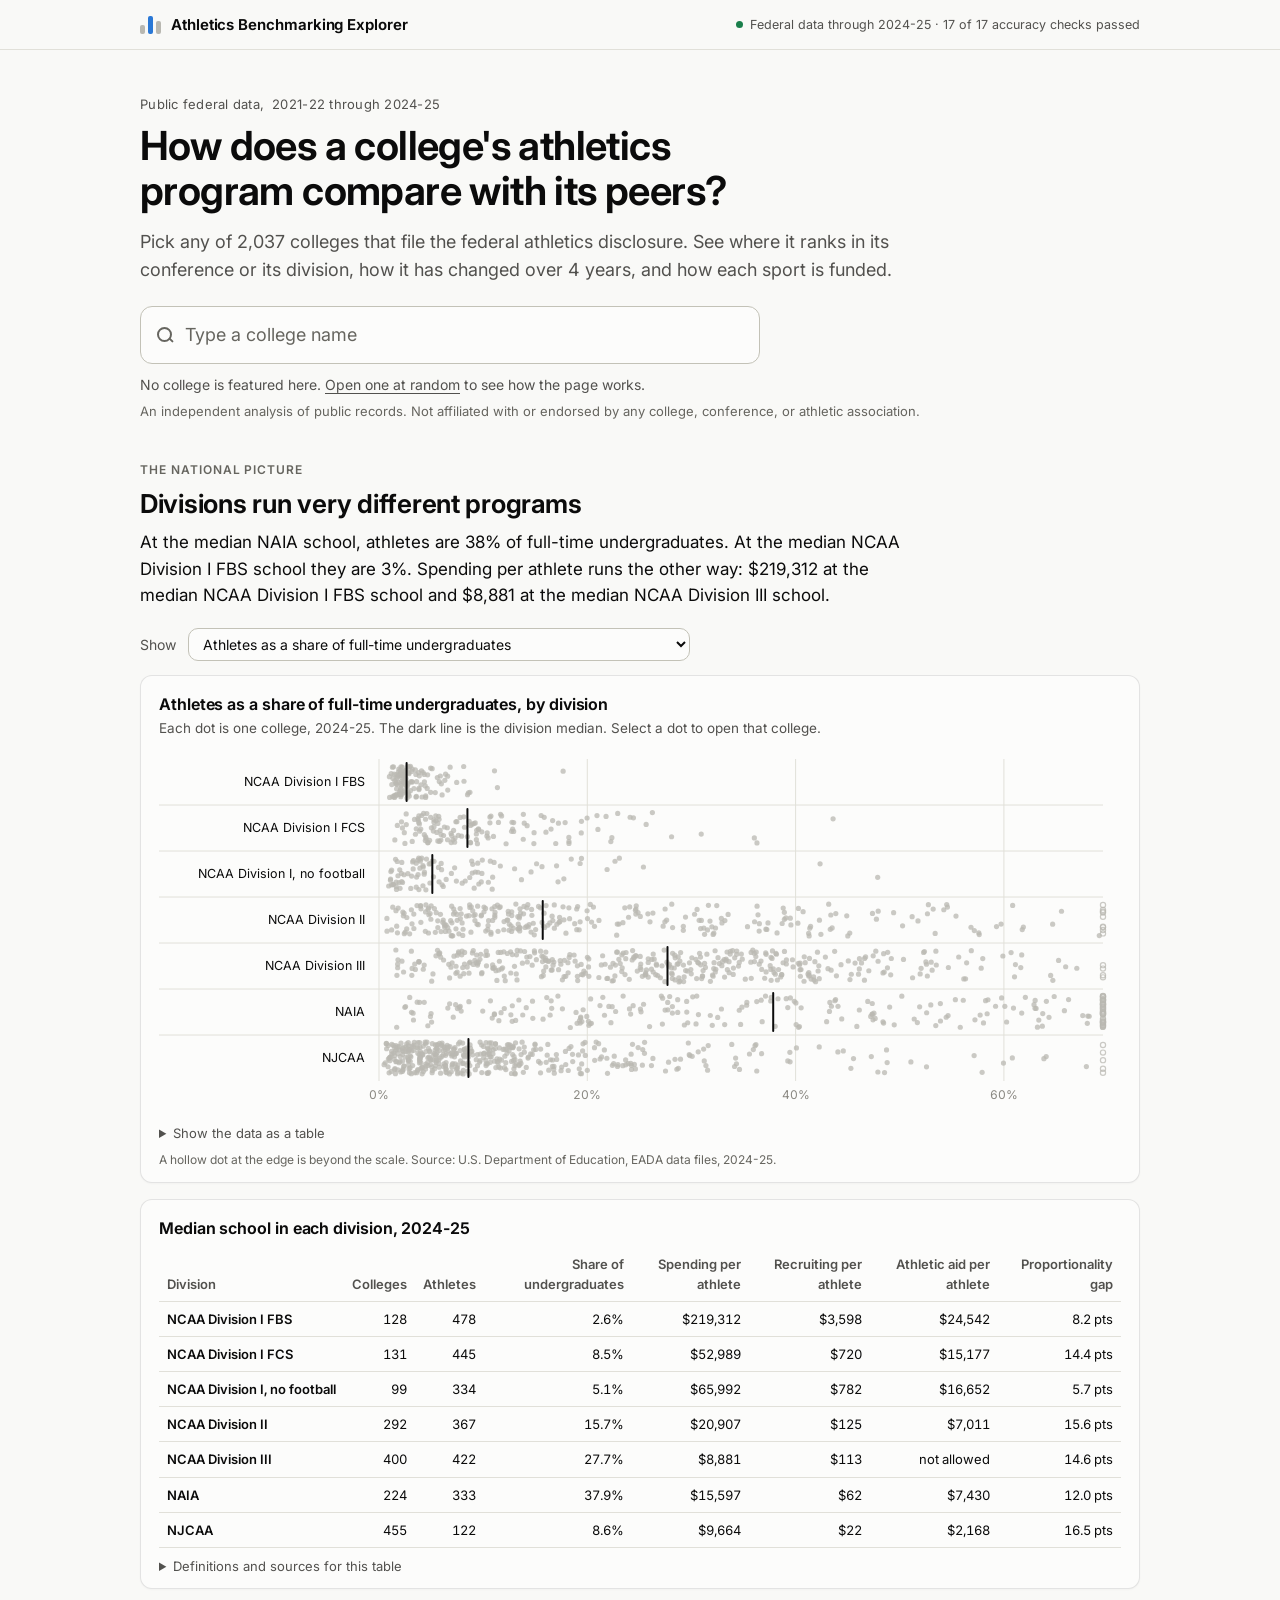
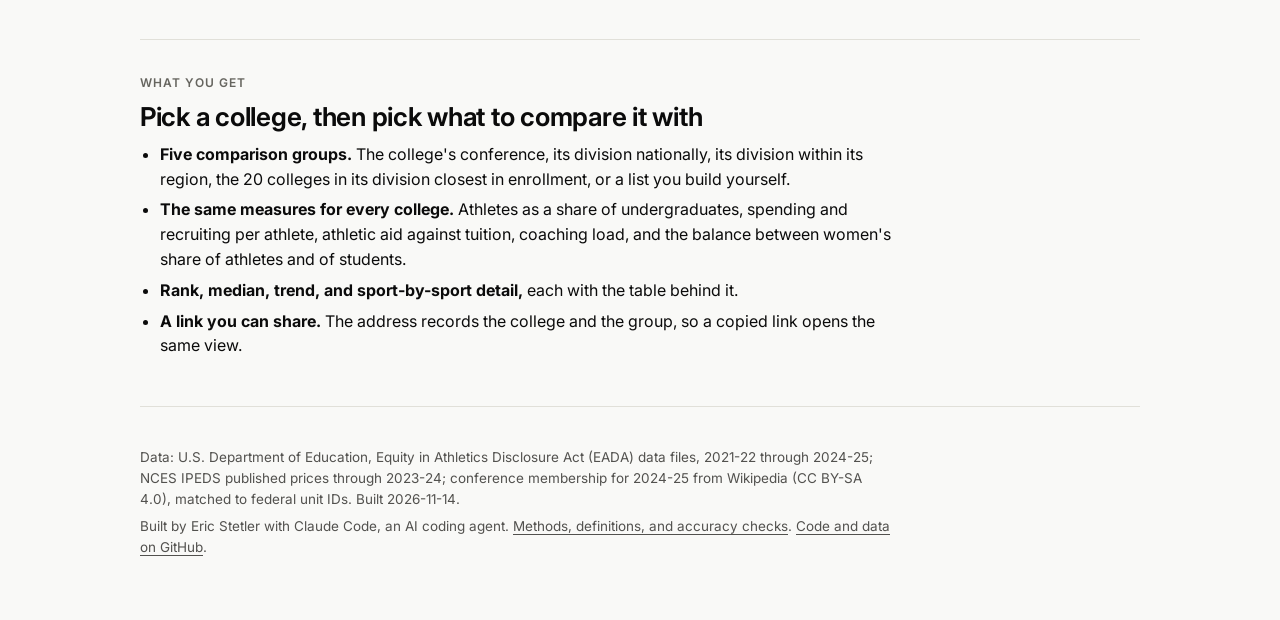
<file: docs/index.html>
<!doctype html>
<html lang="en">
<head>
<meta charset="utf-8">
<meta name="viewport" content="width=device-width, initial-scale=1">
<title>Athletics Benchmarking Explorer</title>
<meta name="description" content="Pick any U.S. college and see how its athletics program compares with its conference, its division, or a group you choose. Built from public federal data.">
<link rel="preconnect" href="https://fonts.googleapis.com">
<link rel="preconnect" href="https://fonts.gstatic.com" crossorigin>
<link rel="stylesheet" href="https://fonts.googleapis.com/css2?family=Inter:wght@400..700&display=swap">
<link rel="stylesheet" href="css/style.css">
</head>
<body>
<div class="mast">
  <div class="wrap mast-in">
    <a class="brand" href="index.html"><span class="mark" aria-hidden="true"><i></i><i></i><i></i></span><span>Athletics Benchmarking Explorer</span></a>
    <a class="vintage" id="vintage" href="methods.html#checks"></a>
  </div>
</div>

<div class="bar" id="bar" hidden>
  <div class="wrap">
    <div class="bar-row">
      <div>
        <label class="ctl-label" for="find-bar">College</label>
        <div class="finder"><input id="find-bar" type="text" aria-label="Find a college" role="combobox" aria-expanded="false" aria-controls="find-bar-list" aria-autocomplete="list" autocomplete="off" spellcheck="false" placeholder="Find a college"><ul class="results" id="find-bar-list" role="listbox" hidden></ul></div>
      </div>
      <div>
        <label class="ctl-label" for="group">Compared with</label>
        <select class="ctl" id="group" aria-label="Compared with"></select>
      </div>
    </div>
    <nav class="tabs" id="tabs" aria-label="Sections of this page">
      <a href="#summary">Summary</a>
      <a href="#standing">Standing</a>
      <a href="#group-sec">The group</a>
      <a href="#trend">Trend</a>
      <a href="#sports">Sports</a>
      <a href="#gender">Gender equity</a>
      <a href="#limits">Limits</a>
      <a class="aside" href="methods.html">Methods and checks</a>
    </nav>
  </div>
</div>

<div class="wrap">

<!-- ================= No college picked: the picker and the national picture ================= -->
<div id="home">
  <header class="hero">
    <p class="eyebrow">Public federal data, <span id="home-years"></span></p>
    <h1>How does a college's athletics program compare with its peers?</h1>
    <p class="deck" id="home-deck"></p>
    <div class="finder big"><input id="find-home" type="text" role="combobox" aria-expanded="false" aria-controls="find-home-list" aria-autocomplete="list" autocomplete="off" spellcheck="false" placeholder="Type a college name" aria-label="Find a college"><ul class="results" id="find-home-list" role="listbox" hidden></ul></div>
    <p class="or">No college is featured here. <button class="link" id="random" type="button">Open one at random</button> to see how the page works.</p>
    <p class="disclaimer">An independent analysis of public records. Not affiliated with or endorsed by any college, conference, or athletic association.</p>
  </header>

  <section id="national">
    <p class="kicker">The national picture</p>
    <h2>Divisions run very different programs</h2>
    <p class="finding" id="national-finding"></p>
    <div class="inline-ctl"><label for="national-measure">Show</label><select class="ctl" id="national-measure"></select></div>
    <div id="national-chart"></div>
    <div class="card"><h3>Median school in each division, <span id="national-year"></span></h3>
      <div class="table-scroll"><table class="glance" id="national-table"></table></div>
      <details class="fine"><summary>Definitions and sources for this table</summary><p id="national-source"></p></details>
    </div>
  </section>

  <section id="what">
    <p class="kicker">What you get</p>
    <h2>Pick a college, then pick what to compare it with</h2>
    <ul class="plain">
      <li><strong>Five comparison groups.</strong> The college's conference, its division nationally, its division within its region, the 20 colleges in its division closest in enrollment, or a list you build yourself.</li>
      <li><strong>The same measures for every college.</strong> Athletes as a share of undergraduates, spending and recruiting per athlete, athletic aid against tuition, coaching load, and the balance between women's share of athletes and of students.</li>
      <li><strong>Rank, median, trend, and sport-by-sport detail,</strong> each with the table behind it.</li>
      <li><strong>A link you can share.</strong> The address records the college and the group, so a copied link opens the same view.</li>
    </ul>
  </section>
</div>

<!-- ================= A college is picked ================= -->
<div id="school" hidden>
  <header class="top">
    <p class="eyebrow" id="s-eyebrow"></p>
    <h1 id="s-name"></h1>
    <p class="deck" id="s-deck"></p>
    <p class="disclaimer">An independent analysis of public records. Not affiliated with or endorsed by any college, conference, or athletic association. <button class="link" id="clear" type="button">Start over</button></p>
    <div class="flag" id="s-flag" hidden><strong>Read with care.</strong><span id="s-flag-text"></span></div>
    <div class="custom" id="custom" hidden>
      <p>Build your own comparison group. Add colleges one at a time; the list is saved in the page address.</p>
      <div class="finder"><input id="find-peer" type="text" role="combobox" aria-expanded="false" aria-controls="find-peer-list" aria-autocomplete="list" autocomplete="off" spellcheck="false" placeholder="Add a college to the group" aria-label="Add a college to the group"><ul class="results" id="find-peer-list" role="listbox" hidden></ul></div>
      <ul class="chips" id="chips"></ul>
    </div>
  </header>

  <section id="summary">
    <p class="kicker">Summary</p>
    <div class="tiles" id="tiles"></div>
    <p class="tiles-note" id="tiles-note"></p>
    <h2 class="minor">Key findings</h2>
    <ol class="kf" id="kf"></ol>
  </section>

  <section id="standing">
    <p class="kicker">Standing</p>
    <h2 id="standing-title"></h2>
    <p class="finding" id="standing-finding"></p>
    <div class="card"><div class="table-scroll"><table class="standing" id="standing-table"></table></div>
      <details class="fine"><summary>How to read this table</summary><p id="standing-source"></p></details>
    </div>
  </section>

  <section id="group-sec">
    <p class="kicker">The group</p>
    <h2 id="group-title"></h2>
    <p class="finding" id="group-finding"></p>
    <div class="inline-ctl"><label for="measure">Measure</label><select class="ctl" id="measure"></select></div>
    <div id="group-chart"></div>
    <div id="group-scatter"></div>
    <div class="card"><h3 id="group-table-title"></h3><p class="sub">Select a row to open that college. Select a column heading to sort.</p>
      <div class="scrollbox"><table class="group" id="group-table"></table></div>
    </div>
  </section>

  <section id="trend">
    <p class="kicker">Trend</p>
    <h2 id="trend-title"></h2>
    <p class="finding" id="trend-finding"></p>
    <div class="grid-2">
      <div id="trend-a"></div>
      <div id="trend-b"></div>
    </div>
    <p class="note" id="trend-note"></p>
  </section>

  <section id="sports">
    <p class="kicker">Sport by sport</p>
    <h2 id="sports-title"></h2>
    <p class="finding" id="sports-finding"></p>
    <div id="sports-chart"></div>
    <p class="note" id="sports-note"></p>
  </section>

  <section id="gender">
    <p class="kicker">Gender equity</p>
    <h2 id="gender-title"></h2>
    <p class="finding" id="gender-finding"></p>
    <div class="grid-2">
      <div id="gender-a"></div>
      <div id="gender-b"></div>
    </div>
    <p class="note">Proportionality is one of three ways a college can meet the participation test under Title IX. A gap here does not by itself show noncompliance.</p>
  </section>

  <section id="limits">
    <p class="kicker">Limits</p>
    <h2>What this data cannot show</h2>
    <ul class="plain">
      <li><strong>Athletic aid only.</strong> The federal file reports athletically related aid. It does not show academic or other institutional aid that athletes also receive, so it cannot measure the total discount to athletes.</li>
      <li><strong>Self-reported, with judgment calls.</strong> Colleges differ in what they count as athletic aid, how they split shared costs among teams, and how they count coaches. Small differences between colleges are not meaningful.</li>
      <li><strong>No revenue comparison.</strong> Most small colleges report athletics revenue equal to expense because the institution covers the difference. Revenue is left out.</li>
      <li><strong>Coeducational colleges only.</strong> The law does not require single-sex colleges to file, and the service academies and a few colleges that take no federal aid do not appear.</li>
      <li><strong>Conference membership is for 2024-25</strong> and comes from outside the federal file. A college that has changed conferences since then is shown with its 2024-25 conference.</li>
      <li id="limits-price"></li>
    </ul>
  </section>
</div>

<hr>
<footer>
  <p id="foot-source"></p>
  <p>Built by Eric Stetler with Claude Code, an AI coding agent. <a href="methods.html">Methods, definitions, and accuracy checks</a>. <a href="https://github.com/estetler-mbadba/athletics-benchmarking-explorer">Code and data on GitHub</a>.</p>
</footer>
</div>

<script src="data/explorer.js"></script>
<script src="data/checks.js"></script>
<script src="js/charts.js"></script>
<script src="js/app.js"></script>
</body>
</html>
</file>
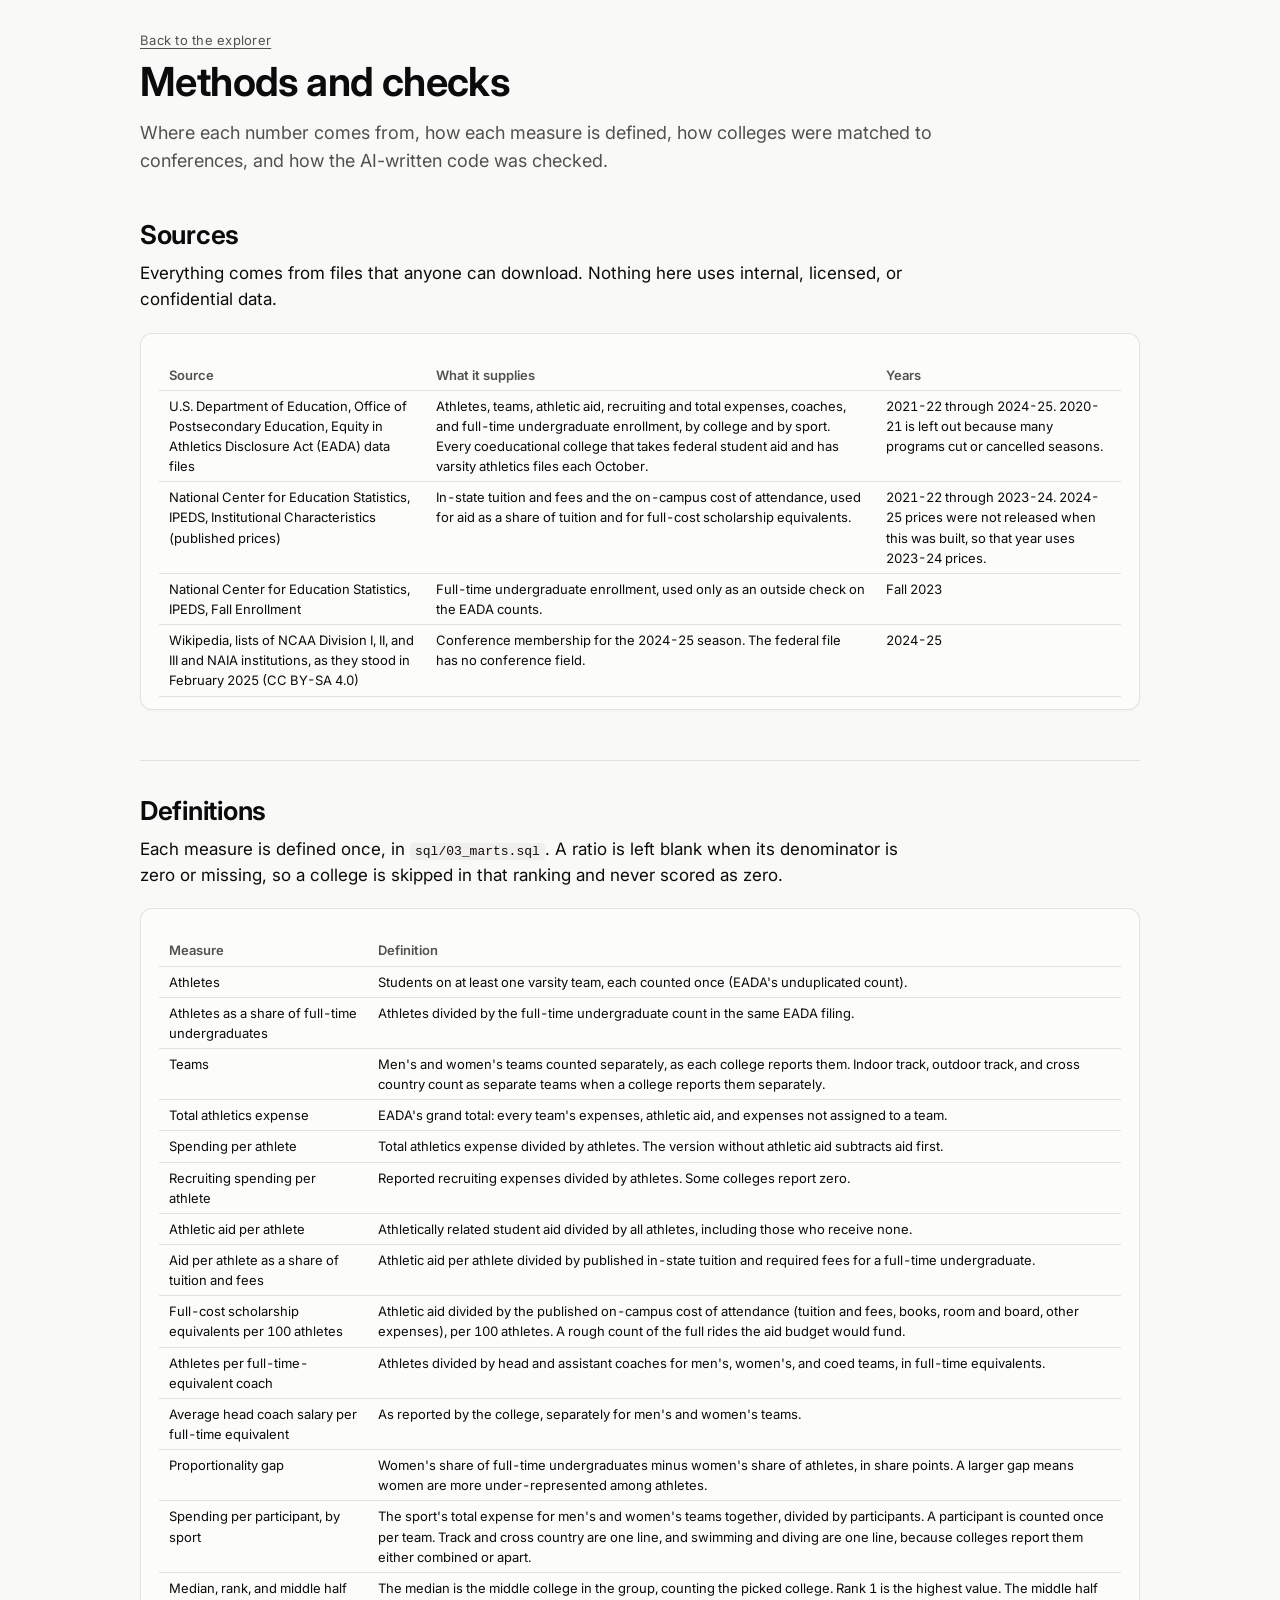
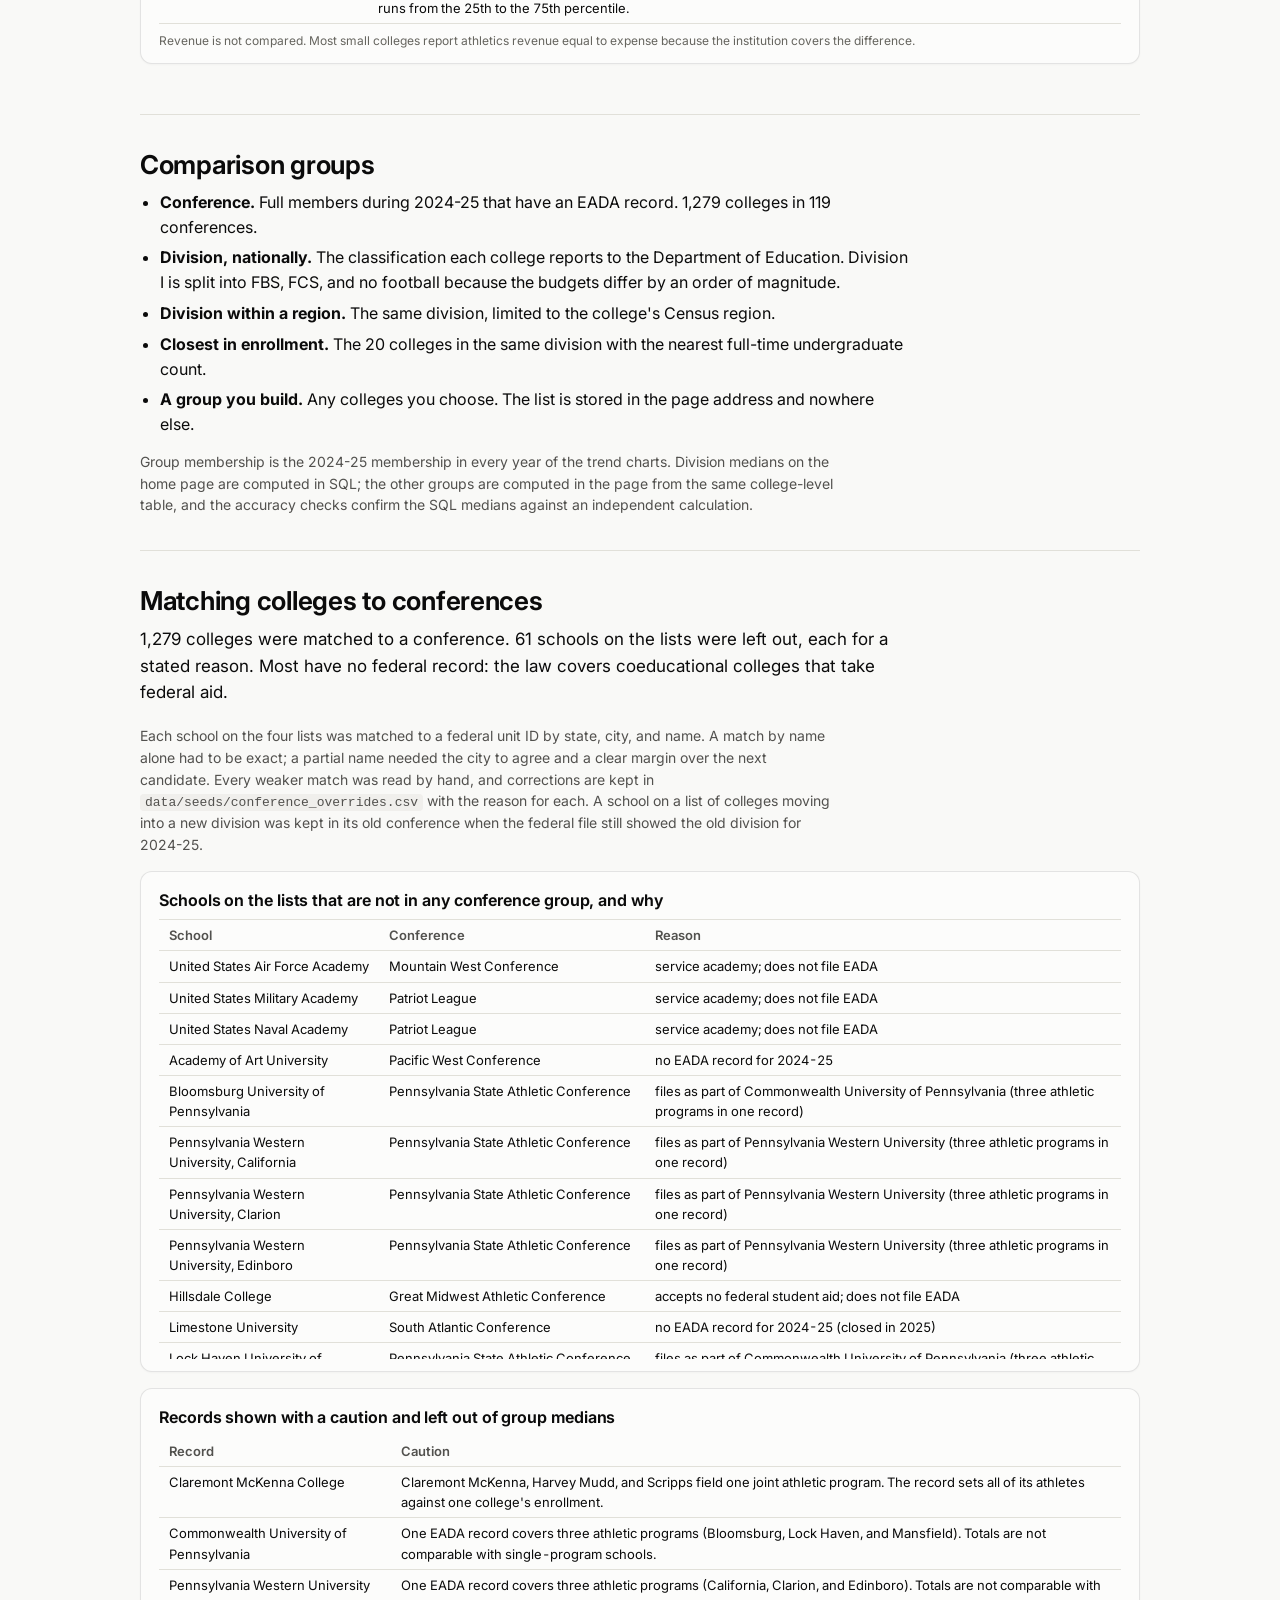
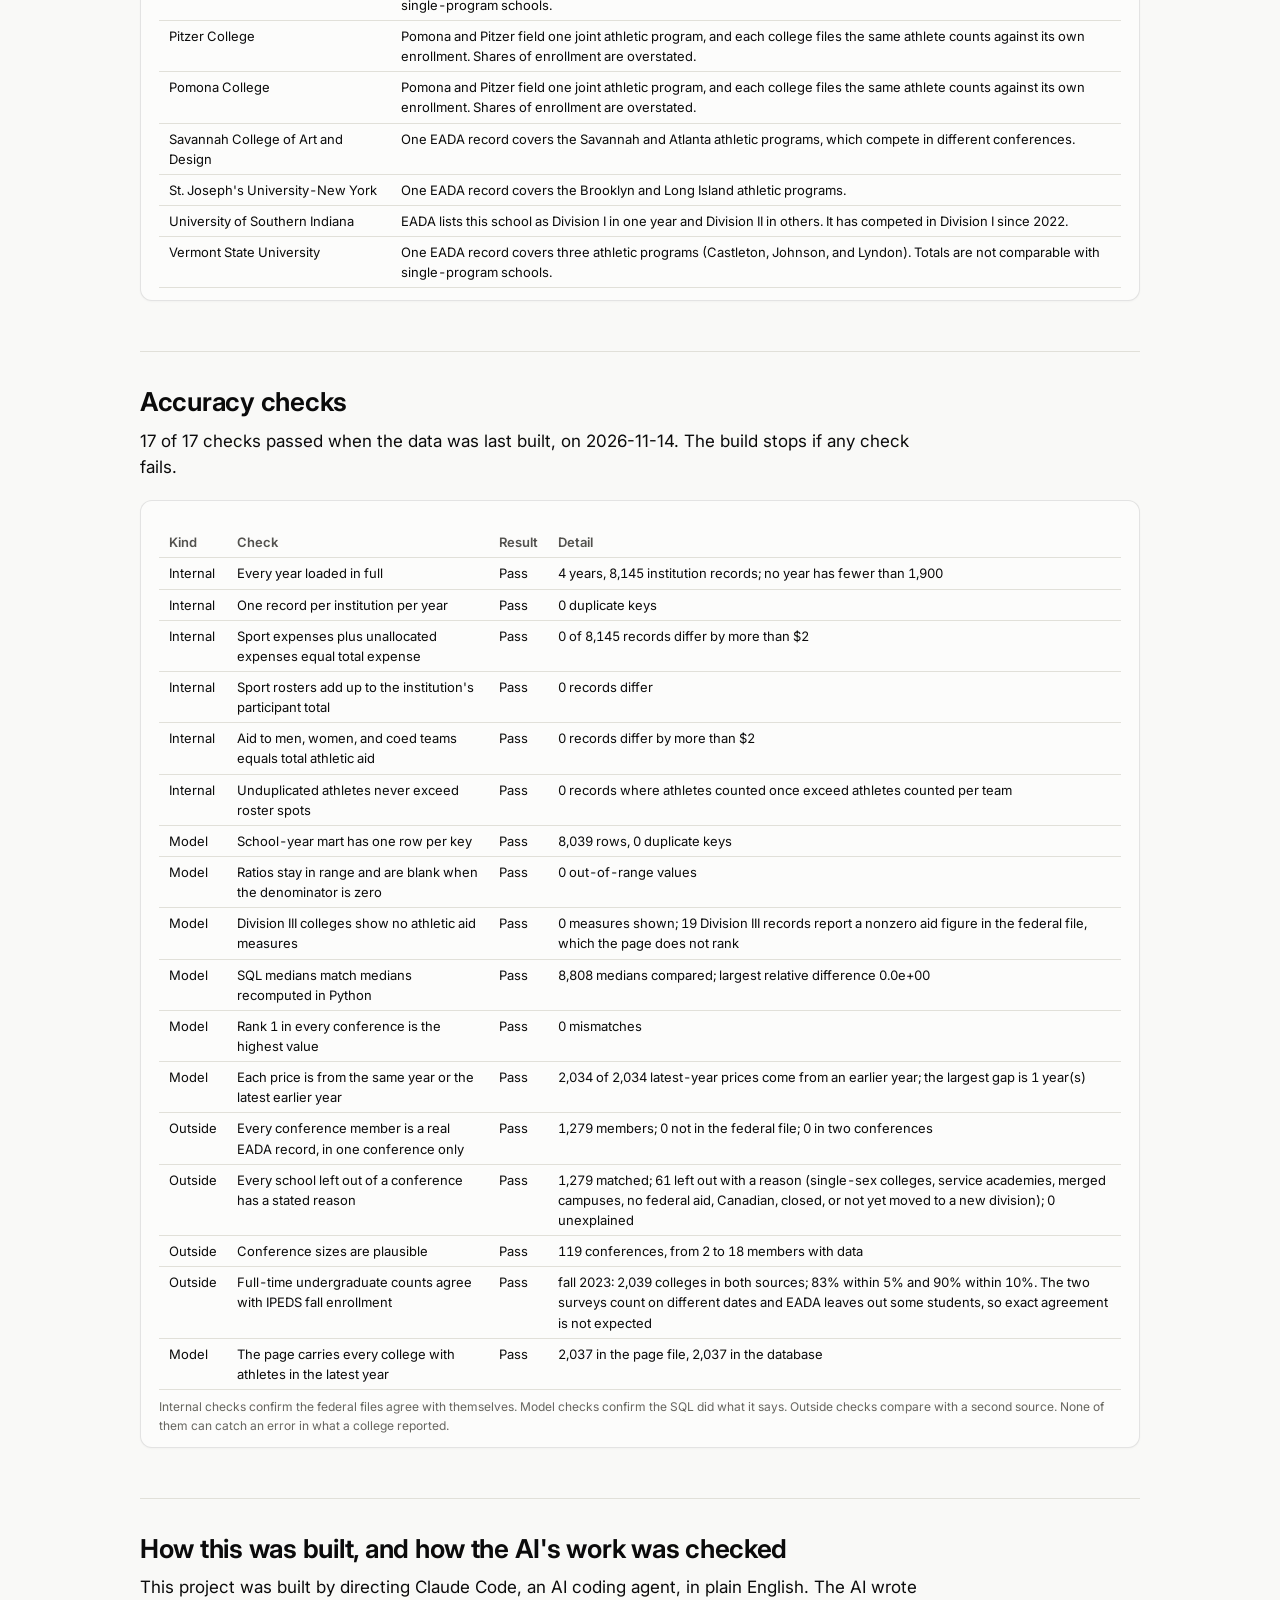
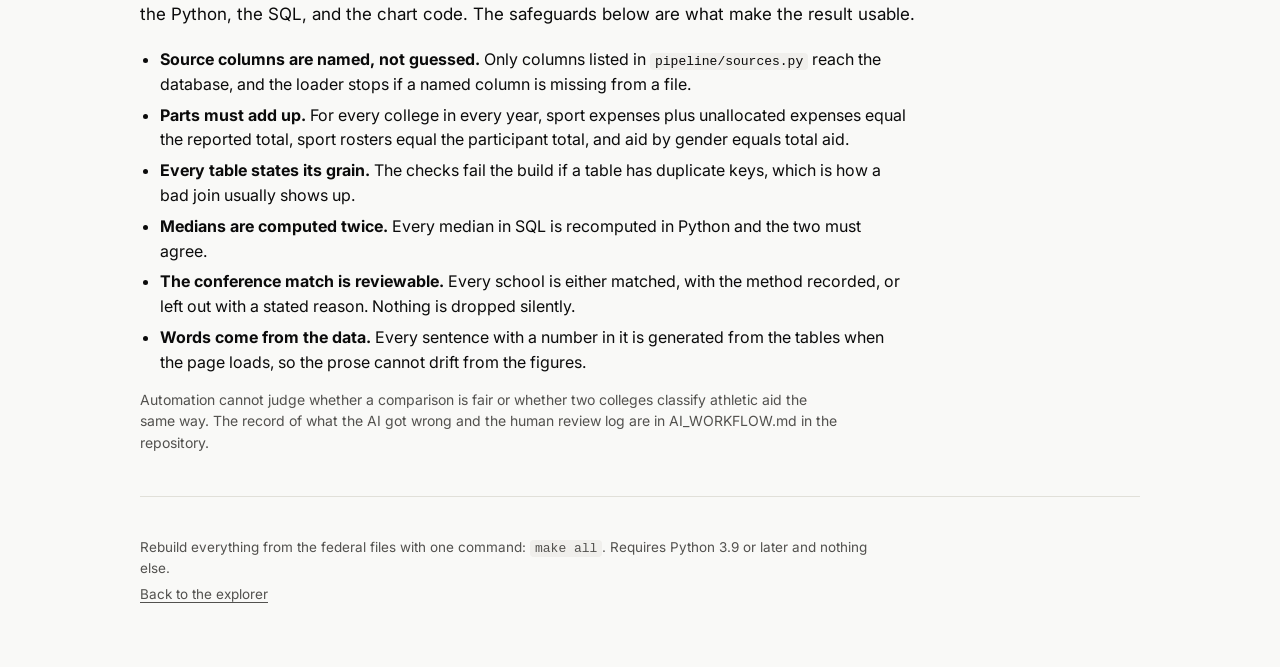
<file: docs/methods.html>
<!doctype html>
<html lang="en">
<head>
<meta charset="utf-8">
<meta name="viewport" content="width=device-width, initial-scale=1">
<title>Methods and checks</title>
<link rel="preconnect" href="https://fonts.googleapis.com">
<link rel="preconnect" href="https://fonts.gstatic.com" crossorigin>
<link rel="stylesheet" href="https://fonts.googleapis.com/css2?family=Inter:wght@400..700&display=swap">
<link rel="stylesheet" href="css/style.css">
</head>
<body>
<div class="wrap">

<header class="top">
  <p class="eyebrow"><a href="index.html">Back to the explorer</a></p>
  <h1>Methods and checks</h1>
  <p class="deck">Where each number comes from, how each measure is defined, how colleges were matched to conferences, and how the AI-written code was checked.</p>
</header>

<section>
  <h2>Sources</h2>
  <p class="finding">Everything comes from files that anyone can download. Nothing here uses internal, licensed, or confidential data.</p>
  <div class="card"><div class="table-scroll">
    <table class="text">
      <thead><tr><th scope="col">Source</th><th scope="col">What it supplies</th><th scope="col">Years</th></tr></thead>
      <tbody>
        <tr><td>U.S. Department of Education, Office of Postsecondary Education, Equity in Athletics Disclosure Act (EADA) data files</td><td>Athletes, teams, athletic aid, recruiting and total expenses, coaches, and full-time undergraduate enrollment, by college and by sport. Every coeducational college that takes federal student aid and has varsity athletics files each October.</td><td id="src-eada"></td></tr>
        <tr><td>National Center for Education Statistics, IPEDS, Institutional Characteristics (published prices)</td><td>In-state tuition and fees and the on-campus cost of attendance, used for aid as a share of tuition and for full-cost scholarship equivalents.</td><td id="src-price"></td></tr>
        <tr><td>National Center for Education Statistics, IPEDS, Fall Enrollment</td><td>Full-time undergraduate enrollment, used only as an outside check on the EADA counts.</td><td>Fall 2023</td></tr>
        <tr><td>Wikipedia, lists of NCAA Division I, II, and III and NAIA institutions, as they stood in February 2025 (CC BY-SA 4.0)</td><td>Conference membership for the 2024-25 season. The federal file has no conference field.</td><td>2024-25</td></tr>
      </tbody>
    </table>
  </div></div>
</section>

<section>
  <h2>Definitions</h2>
  <p class="finding">Each measure is defined once, in <code>sql/03_marts.sql</code>. A ratio is left blank when its denominator is zero or missing, so a college is skipped in that ranking and never scored as zero.</p>
  <div class="card"><div class="table-scroll">
    <table class="text">
      <thead><tr><th scope="col">Measure</th><th scope="col">Definition</th></tr></thead>
      <tbody>
        <tr><td>Athletes</td><td>Students on at least one varsity team, each counted once (EADA's unduplicated count).</td></tr>
        <tr><td>Athletes as a share of full-time undergraduates</td><td>Athletes divided by the full-time undergraduate count in the same EADA filing.</td></tr>
        <tr><td>Teams</td><td>Men's and women's teams counted separately, as each college reports them. Indoor track, outdoor track, and cross country count as separate teams when a college reports them separately.</td></tr>
        <tr><td>Total athletics expense</td><td>EADA's grand total: every team's expenses, athletic aid, and expenses not assigned to a team.</td></tr>
        <tr><td>Spending per athlete</td><td>Total athletics expense divided by athletes. The version without athletic aid subtracts aid first.</td></tr>
        <tr><td>Recruiting spending per athlete</td><td>Reported recruiting expenses divided by athletes. Some colleges report zero.</td></tr>
        <tr><td>Athletic aid per athlete</td><td>Athletically related student aid divided by all athletes, including those who receive none.</td></tr>
        <tr><td>Aid per athlete as a share of tuition and fees</td><td>Athletic aid per athlete divided by published in-state tuition and required fees for a full-time undergraduate.</td></tr>
        <tr><td>Full-cost scholarship equivalents per 100 athletes</td><td>Athletic aid divided by the published on-campus cost of attendance (tuition and fees, books, room and board, other expenses), per 100 athletes. A rough count of the full rides the aid budget would fund.</td></tr>
        <tr><td>Athletes per full-time-equivalent coach</td><td>Athletes divided by head and assistant coaches for men's, women's, and coed teams, in full-time equivalents.</td></tr>
        <tr><td>Average head coach salary per full-time equivalent</td><td>As reported by the college, separately for men's and women's teams.</td></tr>
        <tr><td>Proportionality gap</td><td>Women's share of full-time undergraduates minus women's share of athletes, in share points. A larger gap means women are more under-represented among athletes.</td></tr>
        <tr><td>Spending per participant, by sport</td><td>The sport's total expense for men's and women's teams together, divided by participants. A participant is counted once per team. Track and cross country are one line, and swimming and diving are one line, because colleges report them either combined or apart.</td></tr>
        <tr><td>Median, rank, and middle half</td><td>The median is the middle college in the group, counting the picked college. Rank 1 is the highest value. The middle half runs from the 25th to the 75th percentile.</td></tr>
      </tbody>
    </table>
  </div>
  <p class="source">Revenue is not compared. Most small colleges report athletics revenue equal to expense because the institution covers the difference.</p></div>
</section>

<section>
  <h2>Comparison groups</h2>
  <ul class="plain">
    <li><strong>Conference.</strong> Full members during 2024-25 that have an EADA record. <span id="conf-count"></span></li>
    <li><strong>Division, nationally.</strong> The classification each college reports to the Department of Education. Division I is split into FBS, FCS, and no football because the budgets differ by an order of magnitude.</li>
    <li><strong>Division within a region.</strong> The same division, limited to the college's Census region.</li>
    <li><strong>Closest in enrollment.</strong> The 20 colleges in the same division with the nearest full-time undergraduate count.</li>
    <li><strong>A group you build.</strong> Any colleges you choose. The list is stored in the page address and nowhere else.</li>
  </ul>
  <p class="note">Group membership is the 2024-25 membership in every year of the trend charts. Division medians on the home page are computed in SQL; the other groups are computed in the page from the same college-level table, and the accuracy checks confirm the SQL medians against an independent calculation.</p>
</section>

<section>
  <h2>Matching colleges to conferences</h2>
  <p class="finding" id="match-summary"></p>
  <p class="note" style="margin:0 0 16px">Each school on the four lists was matched to a federal unit ID by state, city, and name. A match by name alone had to be exact; a partial name needed the city to agree and a clear margin over the next candidate. Every weaker match was read by hand, and corrections are kept in <code>data/seeds/conference_overrides.csv</code> with the reason for each. A school on a list of colleges moving into a new division was kept in its old conference when the federal file still showed the old division for 2024-25.</p>
  <div class="card"><h3>Schools on the lists that are not in any conference group, and why</h3>
    <div class="scrollbox"><table class="text">
      <thead><tr><th scope="col">School</th><th scope="col">Conference</th><th scope="col">Reason</th></tr></thead>
      <tbody id="left-out"></tbody>
    </table></div>
  </div>
  <div class="card"><h3>Records shown with a caution and left out of group medians</h3>
    <div class="table-scroll"><table class="text">
      <thead><tr><th scope="col">Record</th><th scope="col">Caution</th></tr></thead>
      <tbody id="flag-rows"></tbody>
    </table></div>
  </div>
</section>

<section id="checks">
  <h2>Accuracy checks</h2>
  <p class="finding" id="checks-summary"></p>
  <div class="card"><div class="table-scroll">
    <table class="text">
      <thead><tr><th scope="col">Kind</th><th scope="col">Check</th><th scope="col">Result</th><th scope="col">Detail</th></tr></thead>
      <tbody id="checks-rows"></tbody>
    </table>
  </div>
  <p class="source">Internal checks confirm the federal files agree with themselves. Model checks confirm the SQL did what it says. Outside checks compare with a second source. None of them can catch an error in what a college reported.</p></div>
</section>

<section>
  <h2>How this was built, and how the AI's work was checked</h2>
  <p class="finding">This project was built by directing Claude Code, an AI coding agent, in plain English. The AI wrote the Python, the SQL, and the chart code. The safeguards below are what make the result usable.</p>
  <ul class="plain">
    <li><strong>Source columns are named, not guessed.</strong> Only columns listed in <code>pipeline/sources.py</code> reach the database, and the loader stops if a named column is missing from a file.</li>
    <li><strong>Parts must add up.</strong> For every college in every year, sport expenses plus unallocated expenses equal the reported total, sport rosters equal the participant total, and aid by gender equals total aid.</li>
    <li><strong>Every table states its grain.</strong> The checks fail the build if a table has duplicate keys, which is how a bad join usually shows up.</li>
    <li><strong>Medians are computed twice.</strong> Every median in SQL is recomputed in Python and the two must agree.</li>
    <li><strong>The conference match is reviewable.</strong> Every school is either matched, with the method recorded, or left out with a stated reason. Nothing is dropped silently.</li>
    <li><strong>Words come from the data.</strong> Every sentence with a number in it is generated from the tables when the page loads, so the prose cannot drift from the figures.</li>
  </ul>
  <p class="note">Automation cannot judge whether a comparison is fair or whether two colleges classify athletic aid the same way. The record of what the AI got wrong and the human review log are in AI_WORKFLOW.md in the repository.</p>
</section>

<hr>
<footer>
  <p>Rebuild everything from the federal files with one command: <code>make all</code>. Requires Python 3.9 or later and nothing else.</p>
  <p><a href="index.html">Back to the explorer</a></p>
</footer>

</div>
<script src="data/explorer.js"></script>
<script src="data/checks.js"></script>
<script src="js/charts.js"></script>
<script>
(function () {
  var D = window.EXPLORER, K = window.CHECKS, el = window.Charts.htmlEl, F = window.Charts.fmt, m = D.meta;
  function season(y) { return y + '-' + String(y + 1).slice(2); }
  document.getElementById('src-eada').textContent = season(m.first_year) + ' through ' + season(m.latest_year) + '. ' + season(2020) + ' is left out because many programs cut or cancelled seasons.';
  document.getElementById('src-price').textContent = season(m.first_year) + ' through ' + season(m.latest_price_year) + (m.latest_price_year < m.latest_year ? '. ' + season(m.latest_year) + ' prices were not released when this was built, so that year uses ' + season(m.latest_price_year) + ' prices.' : '');
  document.getElementById('conf-count').textContent = F.int(m.conference_members) + ' colleges in ' + m.conferences + ' conferences.';
  document.getElementById('match-summary').textContent = F.int(m.conference_members) + ' colleges were matched to a conference. ' + D.left_out.length + ' schools on the lists were left out, each for a stated reason. Most have no federal record: the law covers coeducational colleges that take federal aid.';
  var lo = document.getElementById('left-out');
  D.left_out.forEach(function (r) { var tr = el('tr', null, null, lo); r.forEach(function (c) { el('td', null, c, tr); }); });
  var fl = document.getElementById('flag-rows');
  D.flags.forEach(function (r) { var tr = el('tr', null, null, fl); r.forEach(function (c) { el('td', null, c, tr); }); });
  document.getElementById('checks-summary').textContent = (K.total - K.failed) + ' of ' + K.total + ' checks passed when the data was last built, on ' + K.run_on + '. The build stops if any check fails.';
  var body = document.getElementById('checks-rows');
  K.items.forEach(function (r) {
    var tr = el('tr', null, null, body);
    [r.kind.charAt(0).toUpperCase() + r.kind.slice(1), r.name, r.passed ? 'Pass' : 'FAIL', r.detail].forEach(function (c) { el('td', null, c, tr); });
  });
})();
</script>
</body>
</html>
</file>
<file: docs/css/style.css>
/* Design tokens: a validated, colorblind-safe palette with separate light and dark values. */
:root {
  color-scheme: light;
  --page: #f9f9f7;
  --surface: #fcfcfb;
  --ink: #0b0b0b;
  --ink-2: #52514e;
  --ink-3: #66655f;      /* small print: sources, labels, kickers */
  --muted: #898781;
  --grid: #e1e0d9;
  --axis: #c3c2b7;
  --border: rgba(11, 11, 11, 0.10);
  --series-1: #2a78d6;   /* blue: the focus college, or series one */
  --series-2: #eb6834;   /* orange */
  --series-3: #1baf7a;   /* aqua */
  --series-4: #eda100;   /* yellow */
  --series-5: #e87ba4;   /* magenta */
  --context: #b9b8b1;    /* de-emphasis gray for comparison colleges */
  --band: rgba(137, 135, 129, 0.16);
  --seq-0: #f0efec;      /* none */
  --seq-1: #cde2fb;
  --seq-2: #9ec5f4;
  --seq-3: #5598e7;
  --seq-4: #256abf;
  --seq-5: #0d366b;
  --shade-a: #9ec5f4;    /* earlier year in a before/after pair */
  --shade-b: #1c5cab;    /* later year */
  --focus-ring: #2a78d6;
  --ok: #1a7f4b;         /* status: every accuracy check passed */
  --gut: 20px;           /* side gutter */
}
/* Dark values are declared twice: once for the system setting, once for an explicit
   data-theme="dark" on the root, so a theme toggle wins in both directions. */
@media (prefers-color-scheme: dark) {
  :root:not([data-theme="light"]) {
    color-scheme: dark;
    --page: #0d0d0d;
    --surface: #1a1a19;
    --ink: #f0efec;
    --ink-2: #c3c2b7;
    --ink-3: #a3a199;
    --muted: #898781;
    --grid: #2c2c2a;
    --axis: #383835;
    --border: rgba(255, 255, 255, 0.10);
    --series-1: #3987e5;
    --series-2: #d95926;
    --series-3: #199e70;
    --series-4: #c98500;
    --series-5: #d55181;
    --context: #5a5955;
    --band: rgba(195, 194, 183, 0.14);
    --seq-0: #2c2c2a;
    --seq-1: #104281;
    --seq-2: #1c5cab;
    --seq-3: #3987e5;
    --seq-4: #86b6ef;
    --seq-5: #cde2fb;
    --shade-a: #1c5cab;
    --shade-b: #9ec5f4;
    --focus-ring: #6da7ec;
    --ok: #3fb97a;
  }
}
:root[data-theme="dark"] {
  color-scheme: dark;
  --page: #0d0d0d;
  --surface: #1a1a19;
  --ink: #f0efec;
  --ink-2: #c3c2b7;
  --ink-3: #a3a199;
  --muted: #898781;
  --grid: #2c2c2a;
  --axis: #383835;
  --border: rgba(255, 255, 255, 0.10);
  --series-1: #3987e5;
  --series-2: #d95926;
  --series-3: #199e70;
  --series-4: #c98500;
  --series-5: #d55181;
  --context: #5a5955;
  --band: rgba(195, 194, 183, 0.14);
  --seq-0: #2c2c2a;
  --seq-1: #104281;
  --seq-2: #1c5cab;
  --seq-3: #3987e5;
  --seq-4: #86b6ef;
  --seq-5: #cde2fb;
  --shade-a: #1c5cab;
  --shade-b: #9ec5f4;
  --focus-ring: #6da7ec;
  --ok: #3fb97a;
}

@media (max-width: 480px) { :root { --gut: 16px; } }

* { box-sizing: border-box; }
html { -webkit-text-size-adjust: 100%; }
body {
  margin: 0;
  background: var(--page);
  color: var(--ink);
  font: 16px/1.55 "Inter", system-ui, -apple-system, "Segoe UI", sans-serif;
}
a { color: inherit; text-decoration-thickness: 1px; text-underline-offset: 3px; }
a:focus-visible, summary:focus-visible, input:focus-visible, .hit:focus-visible {
  outline: 2px solid var(--focus-ring);
  outline-offset: 2px;
}
h1, h2, h3 { text-wrap: balance; }

.wrap { max-width: 1040px; margin: 0 auto; padding-left: max(var(--gut), env(safe-area-inset-left, 0px)); padding-right: max(var(--gut), env(safe-area-inset-right, 0px)); }

/* Brand line. It scrolls away; the bar below it stays. */
.mast { border-bottom: 1px solid var(--grid); }
.mast-in { display: flex; align-items: center; justify-content: space-between; flex-wrap: wrap; gap: 6px 20px; padding-block: 13px; }
.brand { display: inline-flex; align-items: center; gap: 10px; text-decoration: none; font-size: 15px; font-weight: 650; letter-spacing: -0.005em; }
.mark { display: inline-flex; align-items: flex-end; gap: 3px; height: 18px; }
.mark i { display: block; width: 5px; border-radius: 2px; background: var(--context); }
.mark i:nth-child(1) { height: 9px; } .mark i:nth-child(2) { height: 18px; background: var(--series-1); } .mark i:nth-child(3) { height: 13px; }
.vintage { display: inline-flex; align-items: center; gap: 7px; font-size: 12.5px; color: var(--ink-2); text-decoration: none; }
.vintage::before { content: ""; flex: none; width: 7px; height: 7px; border-radius: 50%; background: var(--muted); }
.vintage.ok::before { background: var(--ok); }
.vintage:hover { text-decoration: underline; }

/* The bar that stays on screen: who you are looking at, and where you are on the page.
   It is the one place the page uses a translucent surface, so charts pass visibly beneath it. */
.bar { position: sticky; top: env(safe-area-inset-top, 0px); z-index: 20; background: var(--page); border-bottom: 1px solid var(--border); }
@supports ((backdrop-filter: blur(1px)) or (-webkit-backdrop-filter: blur(1px))) {
  .bar { background: color-mix(in srgb, var(--page) 82%, transparent); -webkit-backdrop-filter: saturate(1.5) blur(14px); backdrop-filter: saturate(1.5) blur(14px); }
}
/* Readers who ask their device for less transparency get a solid bar. */
@media (prefers-reduced-transparency: reduce) {
  .bar { background: var(--page); -webkit-backdrop-filter: none; backdrop-filter: none; }
}
body::before { content: ""; position: fixed; inset: 0 0 auto; height: env(safe-area-inset-top, 0px); z-index: 30; background: var(--page); }

/* Section tabs. The underline marks the section on screen. */
nav.tabs { display: flex; gap: 0 22px; overflow-x: auto; scrollbar-width: none; font-size: 14px; }
nav.tabs a { flex: none; padding: 7px 0 9px; color: var(--ink-2); text-decoration: none; white-space: nowrap; border-bottom: 2px solid transparent; outline-offset: -2px; }
nav.tabs a:hover { color: var(--ink); }
nav.tabs a[aria-current] { color: var(--ink); border-bottom-color: var(--ink); }
nav.tabs a.aside { margin-left: auto; }
/* On a touch screen the choices are taller, so a finger lands on the one it aimed at. */
@media (pointer: coarse) {
  .pick a { padding-block: 7px; }
  nav.tabs a { padding: 10px 0 10px; }
}
/* On a narrow screen both rows scroll sideways and run to the screen edge, so a cut-off label shows there is more. */
@media (max-width: 760px) {
  nav.tabs { margin-right: calc(-1 * max(var(--gut), env(safe-area-inset-right, 0px))); padding-right: var(--gut); }
  nav.tabs a.aside { margin-left: 0; }
}

header.top { padding: 30px 0 0; }
.eyebrow { display: flex; align-items: center; gap: 8px; font-size: 13px; color: var(--ink-2); letter-spacing: 0.02em; margin: 0 0 10px; }
h1 { font-size: clamp(28px, 4.4vw, 40px); line-height: 1.12; margin: 0 0 14px; font-weight: 650; letter-spacing: -0.015em; }
.deck { font-size: 18px; color: var(--ink-2); max-width: 46em; margin: 0 0 10px; }
.disclaimer { font-size: 13px; color: var(--ink-3); margin: 0; }

/* A tab lands with the section's top rule tucked under the bar, so only one line shows. */
section { padding: 34px 0 8px; scroll-margin-top: calc(var(--bar-h, 92px) - 2px); }
section + section { border-top: 1px solid var(--grid); margin-top: 26px; }
.kicker { font-size: 12px; font-weight: 600; letter-spacing: 0.08em; text-transform: uppercase; color: var(--ink-3); margin: 0 0 8px; }
h2 { font-size: clamp(21px, 2.7vw, 26px); line-height: 1.2; margin: 0 0 10px; font-weight: 650; letter-spacing: -0.01em; max-width: 34em; }
.finding { font-size: 17px; max-width: 46em; margin: 0 0 20px; }
.note { font-size: 14px; color: var(--ink-2); max-width: 50em; margin: 14px 0 0; }
ul.plain { margin: 8px 0 0; padding-left: 20px; max-width: 48em; }
ul.plain li { margin: 6px 0; }

/* Stat tiles. Each tile's label, figure, and comparison share rows with its neighbors, so the figures line up. */
.tiles { display: grid; grid-template-columns: repeat(6, minmax(0, 1fr)); gap: 12px; margin: 0; }
@media (max-width: 920px) { .tiles { grid-template-columns: repeat(3, minmax(0, 1fr)); } }
@media (max-width: 480px) { .tiles { grid-template-columns: repeat(2, minmax(0, 1fr)); } }
.tile { background: var(--surface); border: 1px solid var(--border); border-radius: 10px; padding: 13px 14px; min-width: 0; color: inherit; text-decoration: none; }
@supports (grid-template-rows: subgrid) {
  .tile { display: grid; grid-row: span 3; grid-template-rows: subgrid; row-gap: 3px; }
}
.tile > span { display: block; }
a.tile:hover { border-color: var(--axis); box-shadow: 0 2px 10px rgba(11, 11, 11, 0.07); }
.tile .label { font-size: 13px; color: var(--ink-2); line-height: 1.35; }
.tile .value { font-size: 28px; font-weight: 650; line-height: 1.15; letter-spacing: -0.01em; font-variant-numeric: tabular-nums; align-self: end; }
.tile .delta { font-size: 12.5px; color: var(--ink-2); line-height: 1.35; }
.tiles-note { font-size: 12.5px; color: var(--ink-3); margin: 10px 0 0; max-width: 60em; }

/* Key findings: each section's headline, in order, linked to its evidence. */
h2.minor { font-size: 12px; font-weight: 600; letter-spacing: 0.08em; text-transform: uppercase; color: var(--ink-3); margin: 26px 0 8px; }
ol.kf { list-style: none; margin: 0; padding: 0; counter-reset: kf; border-top: 1px solid var(--grid); }
ol.kf li { counter-increment: kf; border-bottom: 1px solid var(--grid); }
ol.kf a { display: grid; grid-template-columns: 2em minmax(0, 1fr) auto; gap: 0 12px; align-items: baseline; padding: 12px 6px; text-decoration: none; }
ol.kf a::before { content: counter(kf, decimal-leading-zero); font-size: 12px; font-weight: 600; color: var(--ink-3); font-variant-numeric: tabular-nums; }
ol.kf a:hover { background: var(--surface); }
.kf-text { font-size: 16.5px; font-weight: 550; line-height: 1.35; text-wrap: balance; }
.kf-go { display: inline-flex; align-items: baseline; gap: 6px; font-size: 13px; color: var(--ink-2); white-space: nowrap; }
.kf-go::after { content: "\2192"; display: inline-block; }
ol.kf a:hover .kf-go { color: var(--ink); }
@media (max-width: 520px) { .kf-go span { display: none; } }

/* Chart cards */
.grid-2 { display: grid; grid-template-columns: repeat(2, minmax(0, 1fr)); gap: 16px; }
@media (max-width: 760px) { .grid-2 { grid-template-columns: minmax(0, 1fr); } }
.card { background: var(--surface); border: 1px solid var(--border); border-radius: 12px; padding: 18px 18px 12px; margin: 0 0 16px; min-width: 0; box-shadow: 0 1px 2px rgba(11, 11, 11, 0.03); }
.card h3 { font-size: 16px; line-height: 1.3; margin: 0 0 3px; font-weight: 650; letter-spacing: -0.005em; }
.card .sub { font-size: 13.5px; color: var(--ink-2); margin: 0 0 10px; }
.legend { display: flex; flex-wrap: wrap; gap: 4px 16px; font-size: 13px; color: var(--ink-2); margin: 0 0 6px; padding: 0; list-style: none; }
.legend li { display: inline-flex; align-items: center; gap: 6px; }
.key-line { width: 16px; height: 0; border-top: 2px solid; display: inline-block; }
.key-dot { width: 9px; height: 9px; border-radius: 50%; display: inline-block; }
.key-rect { width: 11px; height: 11px; border-radius: 3px; display: inline-block; }
.key-band { width: 16px; height: 10px; border-radius: 2px; display: inline-block; background: var(--band); }
.plot { position: relative; width: 100%; }
.plot svg { display: block; width: 100%; height: auto; overflow: visible; }
.plot text { font-family: inherit; font-size: 12px; fill: var(--ink-2); }
.plot .tick text { fill: var(--muted); font-variant-numeric: tabular-nums; }
.plot .direct { fill: var(--ink); font-size: 12.5px; }
.plot .direct.strong { font-weight: 650; }
.plot .halo, .plot .direct.strong { paint-order: stroke; stroke: var(--surface); stroke-width: 4px; stroke-linejoin: round; }
.source { font-size: 12px; color: var(--ink-3); margin: 8px 0 0; }

.tooltip {
  position: absolute; pointer-events: none; z-index: 5; min-width: 120px; max-width: 260px;
  background: var(--surface); color: var(--ink); border: 1px solid var(--border); border-radius: 8px;
  box-shadow: 0 4px 16px rgba(0, 0, 0, 0.14); padding: 8px 10px; font-size: 13px; line-height: 1.4;
  opacity: 0; transition: opacity 80ms linear;
}
.tooltip.on { opacity: 1; }
.tooltip .tt-head { color: var(--ink-2); font-size: 12px; margin-bottom: 3px; }
.tooltip .tt-row { display: flex; align-items: center; gap: 7px; white-space: nowrap; }
.tooltip .tt-val { font-weight: 650; font-variant-numeric: tabular-nums; }
.tooltip .tt-name { color: var(--ink-2); }

/* Detail a reader can open: the data behind a chart, or the fine print behind a table. */
details.table-view, details.fine { margin: 8px 0 0; font-size: 13px; }
details.table-view summary, details.fine summary { cursor: pointer; color: var(--ink-2); width: fit-content; }
details.fine p { color: var(--ink-2); margin: 8px 0 0; max-width: 62em; }
.table-scroll { overflow-x: auto; margin-top: 8px; }
table { border-collapse: collapse; font-size: 13px; width: 100%; }
th, td { text-align: right; padding: 5px 10px; border-bottom: 1px solid var(--grid); font-variant-numeric: tabular-nums; white-space: nowrap; }
th:first-child, td:first-child { text-align: left; }
th { color: var(--ink-2); font-weight: 600; }
table.text td, table.text th { text-align: left; white-space: normal; vertical-align: top; }

.status-pill { display: inline-flex; align-items: center; gap: 6px; font-size: 13px; border: 1px solid var(--border); border-radius: 999px; padding: 3px 10px; background: var(--surface); color: var(--ink-2); }
footer { padding: 34px 0 56px; font-size: 13.5px; color: var(--ink-2); }
footer p { margin: 6px 0; max-width: 56em; }
hr { border: 0; border-top: 1px solid var(--grid); margin: 34px 0 0; }
code { font: 13px ui-monospace, SFMono-Regular, Menlo, monospace; background: var(--seq-0); padding: 1px 5px; border-radius: 4px; }
@media (max-width: 480px) { .card { padding: 14px 12px 10px; } }

/* At-a-glance table. The college column stays put while the measures scroll on a narrow screen. */
table.glance td:first-child, table.glance th:first-child { white-space: nowrap; position: sticky; left: 0; background: var(--surface); }
table.glance .name { display: inline-flex; align-items: center; gap: 8px; font-weight: 600; }
table.glance tr.ref td { color: var(--ink-2); border-top: 1px solid var(--axis); }
table.glance th, table.glance td { padding: 7px 8px; }

/* Motion is small and optional: it confirms a hover or a move, and is off for readers who ask for less. */
@media (prefers-reduced-motion: no-preference) {
  html { scroll-behavior: smooth; }
  nav.tabs a { transition: color 140ms ease; }   /* the underline itself moves at once, so it never lags the scroll */
  a.tile { transition: border-color 140ms ease, box-shadow 140ms ease; }
  .kf-go::after { transition: transform 160ms ease; }
  ol.kf a:hover .kf-go::after, ol.kf a:focus-visible .kf-go::after { transform: translateX(3px); }
}

nav.tabs::-webkit-scrollbar { display: none; }

/* ---------- Explorer controls ---------- */
/* The finder: a text box that lists matching colleges as you type. */
.finder { position: relative; }
.finder input { width: 100%; font: inherit; font-size: 15px; color: var(--ink); background: var(--surface); border: 1.5px solid var(--axis); border-radius: 10px; padding: 9px 12px 9px 36px; }
.finder input::placeholder { color: var(--ink-3); }
.finder::before { content: ""; position: absolute; left: 13px; top: 50%; width: 11px; height: 11px; margin-top: -8px; border: 2px solid var(--ink-3); border-radius: 50%; pointer-events: none; }
.finder::after { content: ""; position: absolute; left: 24px; top: 50%; width: 6px; height: 2px; margin-top: 4px; background: var(--ink-3); transform: rotate(45deg); border-radius: 1px; pointer-events: none; }
.finder.big input { font-size: 18px; padding: 14px 16px 14px 44px; border-radius: 12px; }
.finder.big::before { left: 17px; } .finder.big::after { left: 28px; }
.results { position: absolute; z-index: 40; left: 0; right: 0; top: calc(100% + 6px); margin: 0; padding: 6px; list-style: none; background: var(--surface); border: 1px solid var(--border); border-radius: 12px; box-shadow: 0 10px 30px rgba(0, 0, 0, 0.16); max-height: min(60vh, 420px); overflow-y: auto; }
.results[hidden] { display: none; }
.results li { padding: 8px 10px; border-radius: 8px; cursor: pointer; }
.results li[aria-selected="true"] { background: var(--seq-0); }
.results .r-name { display: block; font-size: 15px; font-weight: 550; }
.results .r-sub { display: block; font-size: 12.5px; color: var(--ink-2); }
.results .r-none { color: var(--ink-2); font-size: 14px; cursor: default; }

.bar-row { display: grid; grid-template-columns: minmax(0, 1.25fr) minmax(0, 1fr); gap: 10px; padding: 10px 0 6px; }
@media (max-width: 640px) { .bar-row { grid-template-columns: minmax(0, 1fr); gap: 8px; } }
select.ctl { width: 100%; font: inherit; font-size: 15px; color: var(--ink); background: var(--surface); border: 1.5px solid var(--axis); border-radius: 10px; padding: 9px 12px; }
select.ctl:focus-visible { outline: 2px solid var(--focus-ring); outline-offset: 2px; }
.ctl-label { display: block; font-size: 12px; font-weight: 600; letter-spacing: 0.04em; color: var(--ink-3); margin: 0 0 4px; text-transform: uppercase; }
.inline-ctl { display: flex; flex-wrap: wrap; align-items: center; gap: 8px 12px; margin: 0 0 14px; }
.inline-ctl label { font-size: 14px; color: var(--ink-2); }
.inline-ctl select.ctl { width: auto; max-width: 100%; padding: 6px 10px; font-size: 14px; }

.hero { padding: 44px 0 6px; }
.hero h1 { max-width: 20em; }
.hero .finder { max-width: 620px; margin: 22px 0 10px; }
.hero .or { font-size: 14px; color: var(--ink-2); margin: 0 0 6px; }
button.link { font: inherit; color: inherit; background: none; border: 0; padding: 0; text-decoration: underline; text-decoration-thickness: 1px; text-underline-offset: 3px; cursor: pointer; }
button.link:focus-visible, button.chip:focus-visible, th button:focus-visible { outline: 2px solid var(--focus-ring); outline-offset: 2px; }

.flag { display: flex; gap: 10px; align-items: flex-start; font-size: 14px; background: var(--surface); border: 1px solid var(--border); border-left: 3px solid var(--series-4); border-radius: 8px; padding: 10px 12px; margin: 14px 0 0; max-width: 60em; }
.flag strong { white-space: nowrap; }

.chips { display: flex; flex-wrap: wrap; gap: 6px; margin: 10px 0 0; padding: 0; list-style: none; }
button.chip { font: inherit; font-size: 13px; color: var(--ink); background: var(--surface); border: 1px solid var(--axis); border-radius: 999px; padding: 3px 10px; cursor: pointer; }
button.chip::after { content: " \00d7"; color: var(--ink-3); }
.custom { background: var(--surface); border: 1px solid var(--border); border-radius: 12px; padding: 14px 16px; margin: 16px 0 0; max-width: 720px; }
.custom p { font-size: 14px; color: var(--ink-2); margin: 0 0 10px; }

/* Standing table: the picked college against its group, one measure per row. */
table.standing th, table.standing td { padding: 8px 10px; }
table.standing td:first-child { white-space: normal; min-width: 12em; }
table.standing tr.group-head td { font-size: 12px; font-weight: 600; letter-spacing: 0.06em; text-transform: uppercase; color: var(--ink-3); border-bottom-color: var(--axis); padding-top: 16px; }
table.standing .me { font-weight: 650; }
.rankbar { display: inline-block; vertical-align: middle; width: 64px; height: 6px; border-radius: 3px; background: var(--seq-0); position: relative; margin-left: 8px; }
.rankbar i { position: absolute; top: -3px; width: 4px; height: 12px; border-radius: 2px; background: var(--series-1); }
@media (max-width: 560px) { .rankbar { display: none; } }

/* Group table: every college in the comparison group. */
.scrollbox { max-height: 440px; overflow: auto; margin-top: 8px; border-top: 1px solid var(--grid); }
table.group thead th { position: sticky; top: 0; background: var(--surface); z-index: 2; }
table.group th button { font: inherit; font-weight: 600; color: inherit; background: none; border: 0; padding: 0; cursor: pointer; }
table.group th[aria-sort] button::after { content: " \2193"; }
table.group th[aria-sort="ascending"] button::after { content: " \2191"; }
table.group td:first-child, table.group th:first-child { position: sticky; left: 0; background: var(--surface); white-space: nowrap; max-width: 15em; overflow: hidden; text-overflow: ellipsis; }
table.group thead th:first-child { z-index: 3; }
table.group tbody tr { cursor: pointer; }
table.group tbody tr:hover td { background: var(--seq-0); }
table.group tr.me td { font-weight: 650; }
table.group tr.me td:first-child { box-shadow: inset 3px 0 0 var(--series-1); }
table.group tr.out td { color: var(--ink-3); }

.plot svg .pick { cursor: pointer; }
.empty { font-size: 14px; color: var(--ink-2); padding: 18px 0; }
[hidden] { display: none !important; }
table.group th { white-space: normal; vertical-align: bottom; min-width: 6.5em; }
table.group th:first-child { min-width: 11em; }
@media (max-width: 640px) { .bar .ctl-label { display: none; } }
table.glance th { white-space: normal; vertical-align: bottom; }
</file>
